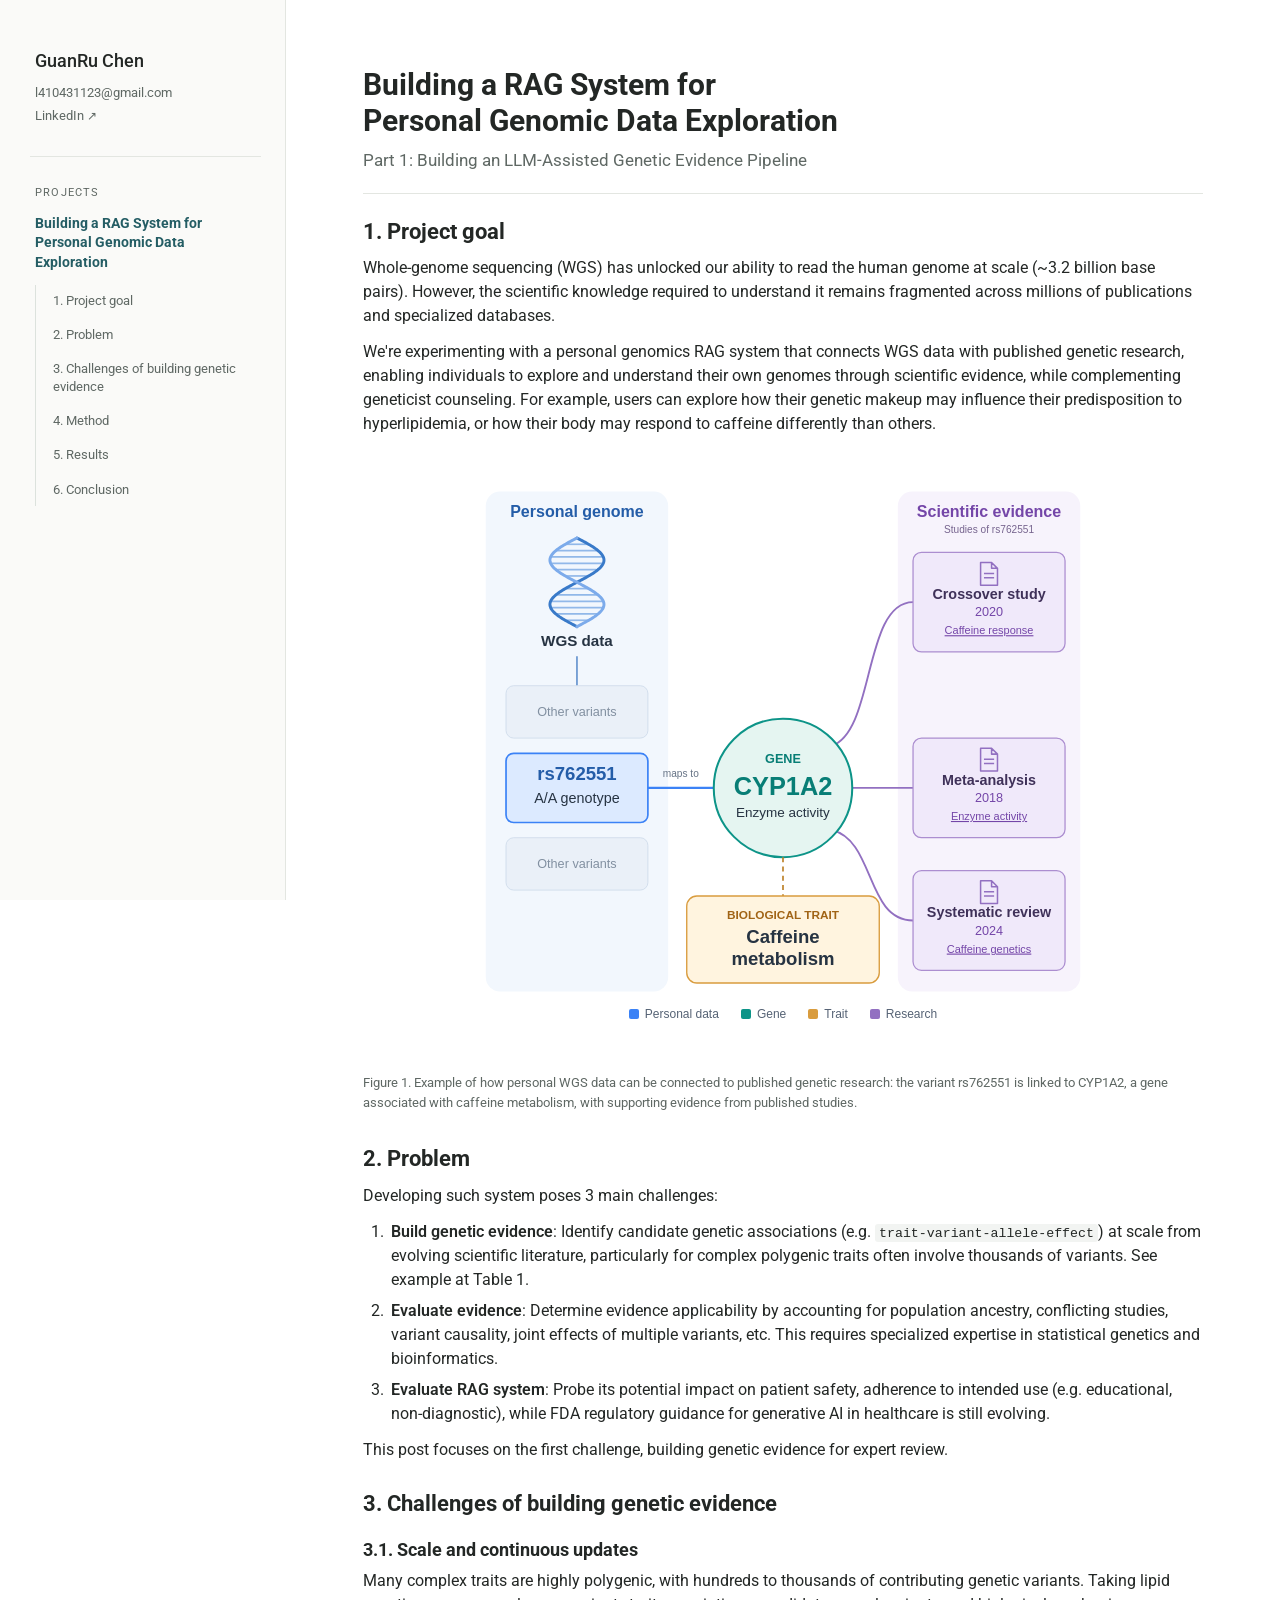
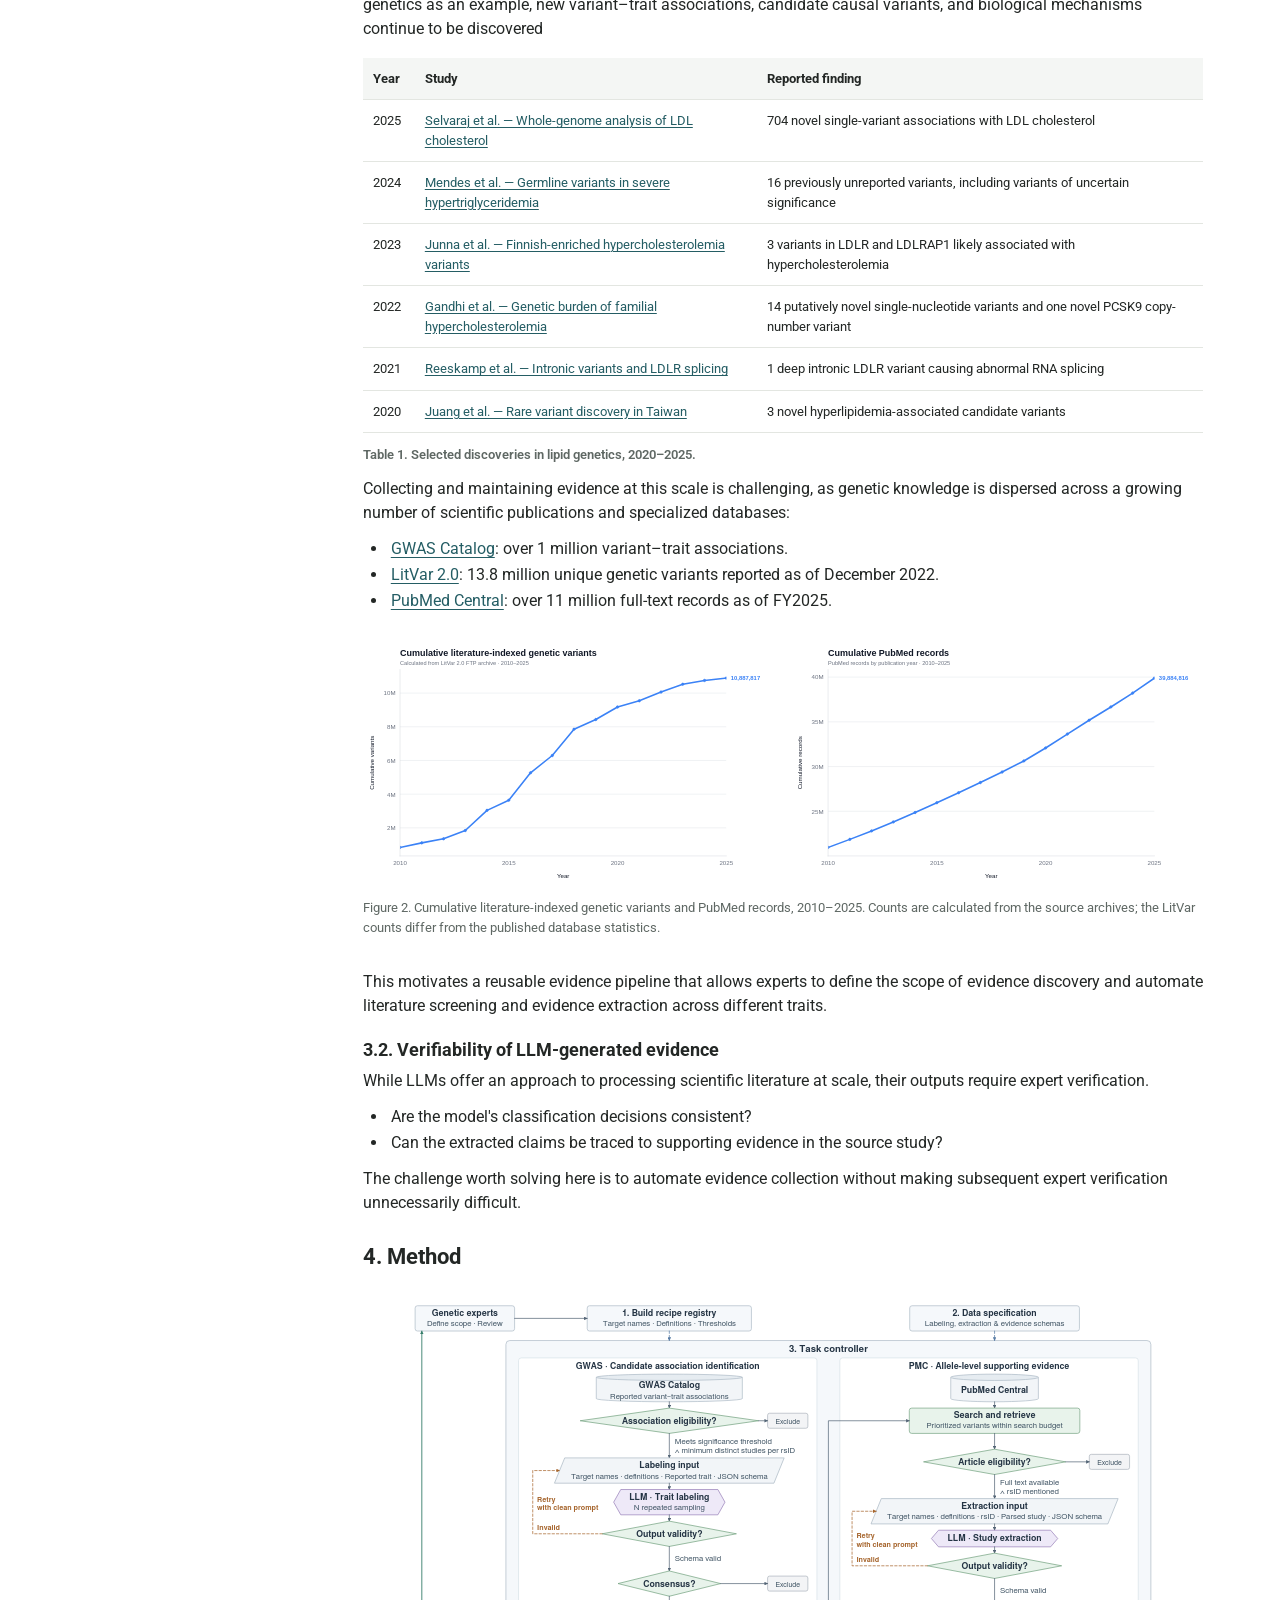
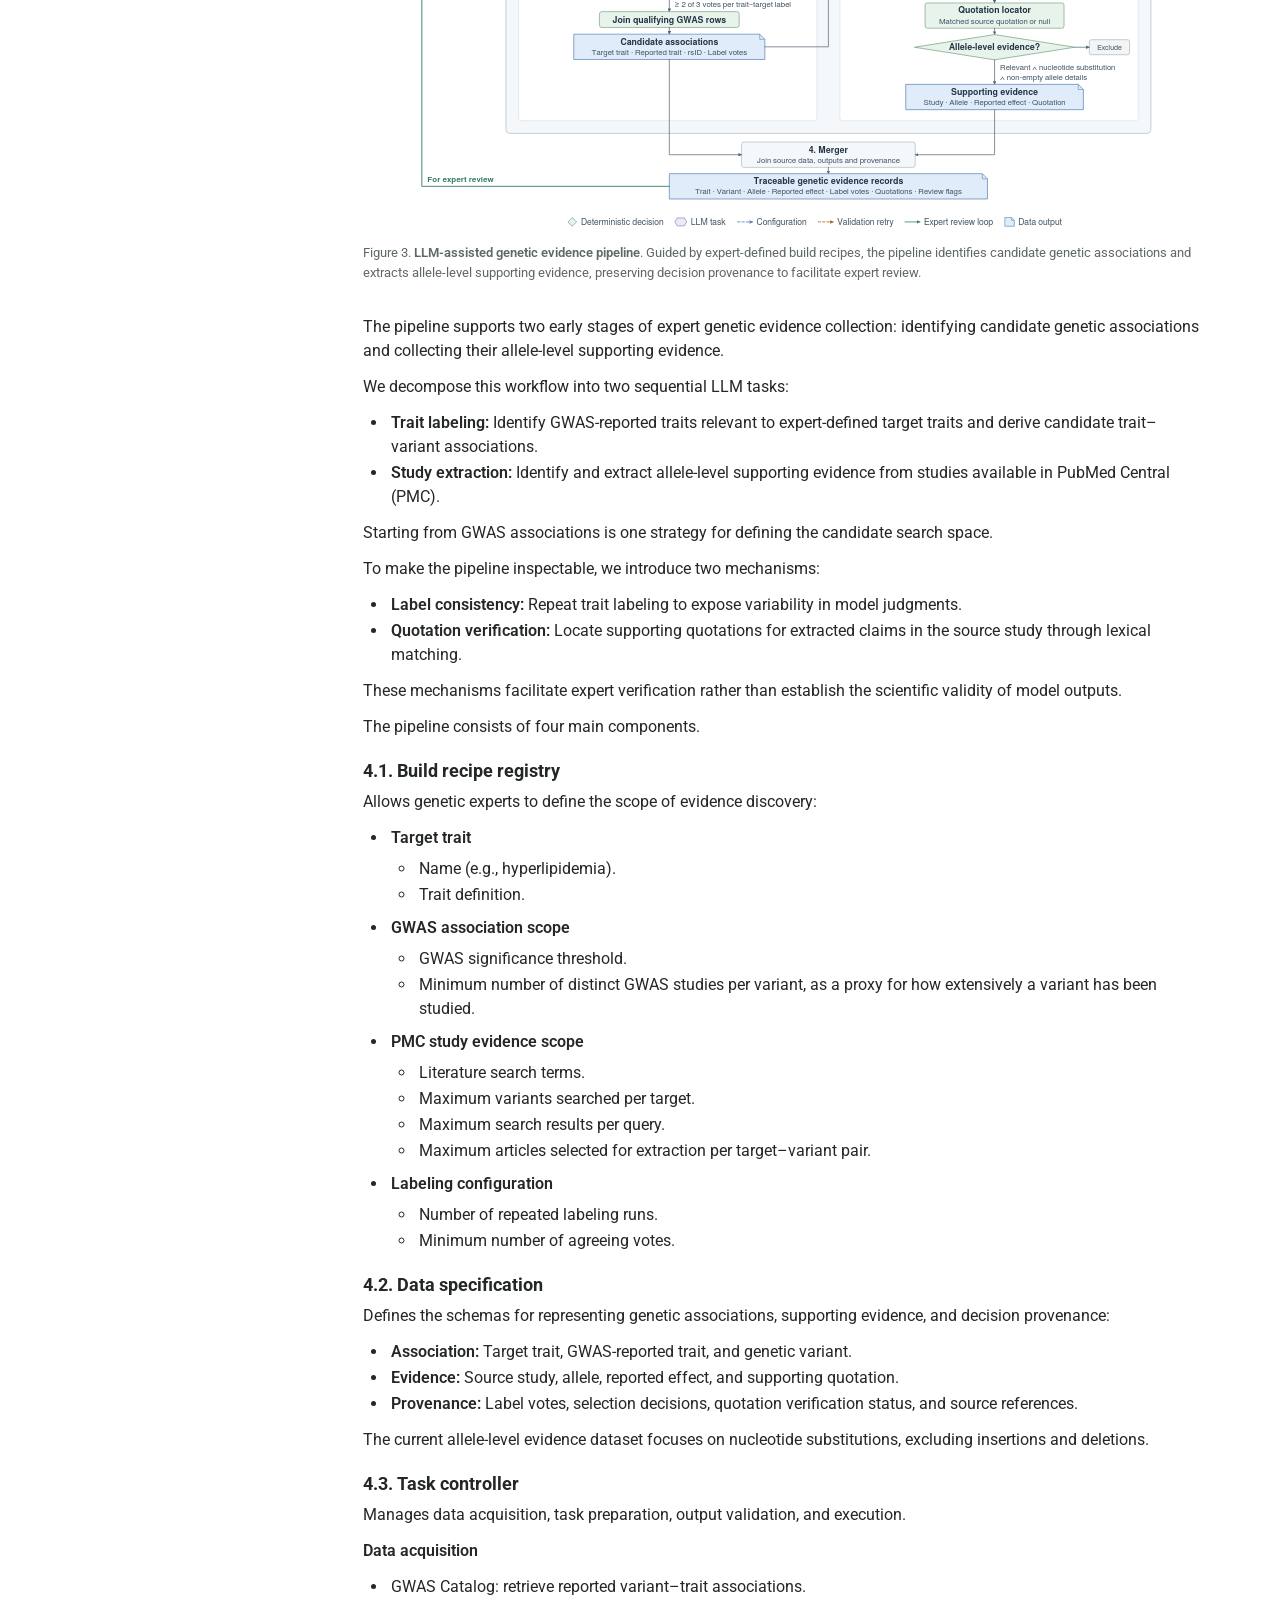
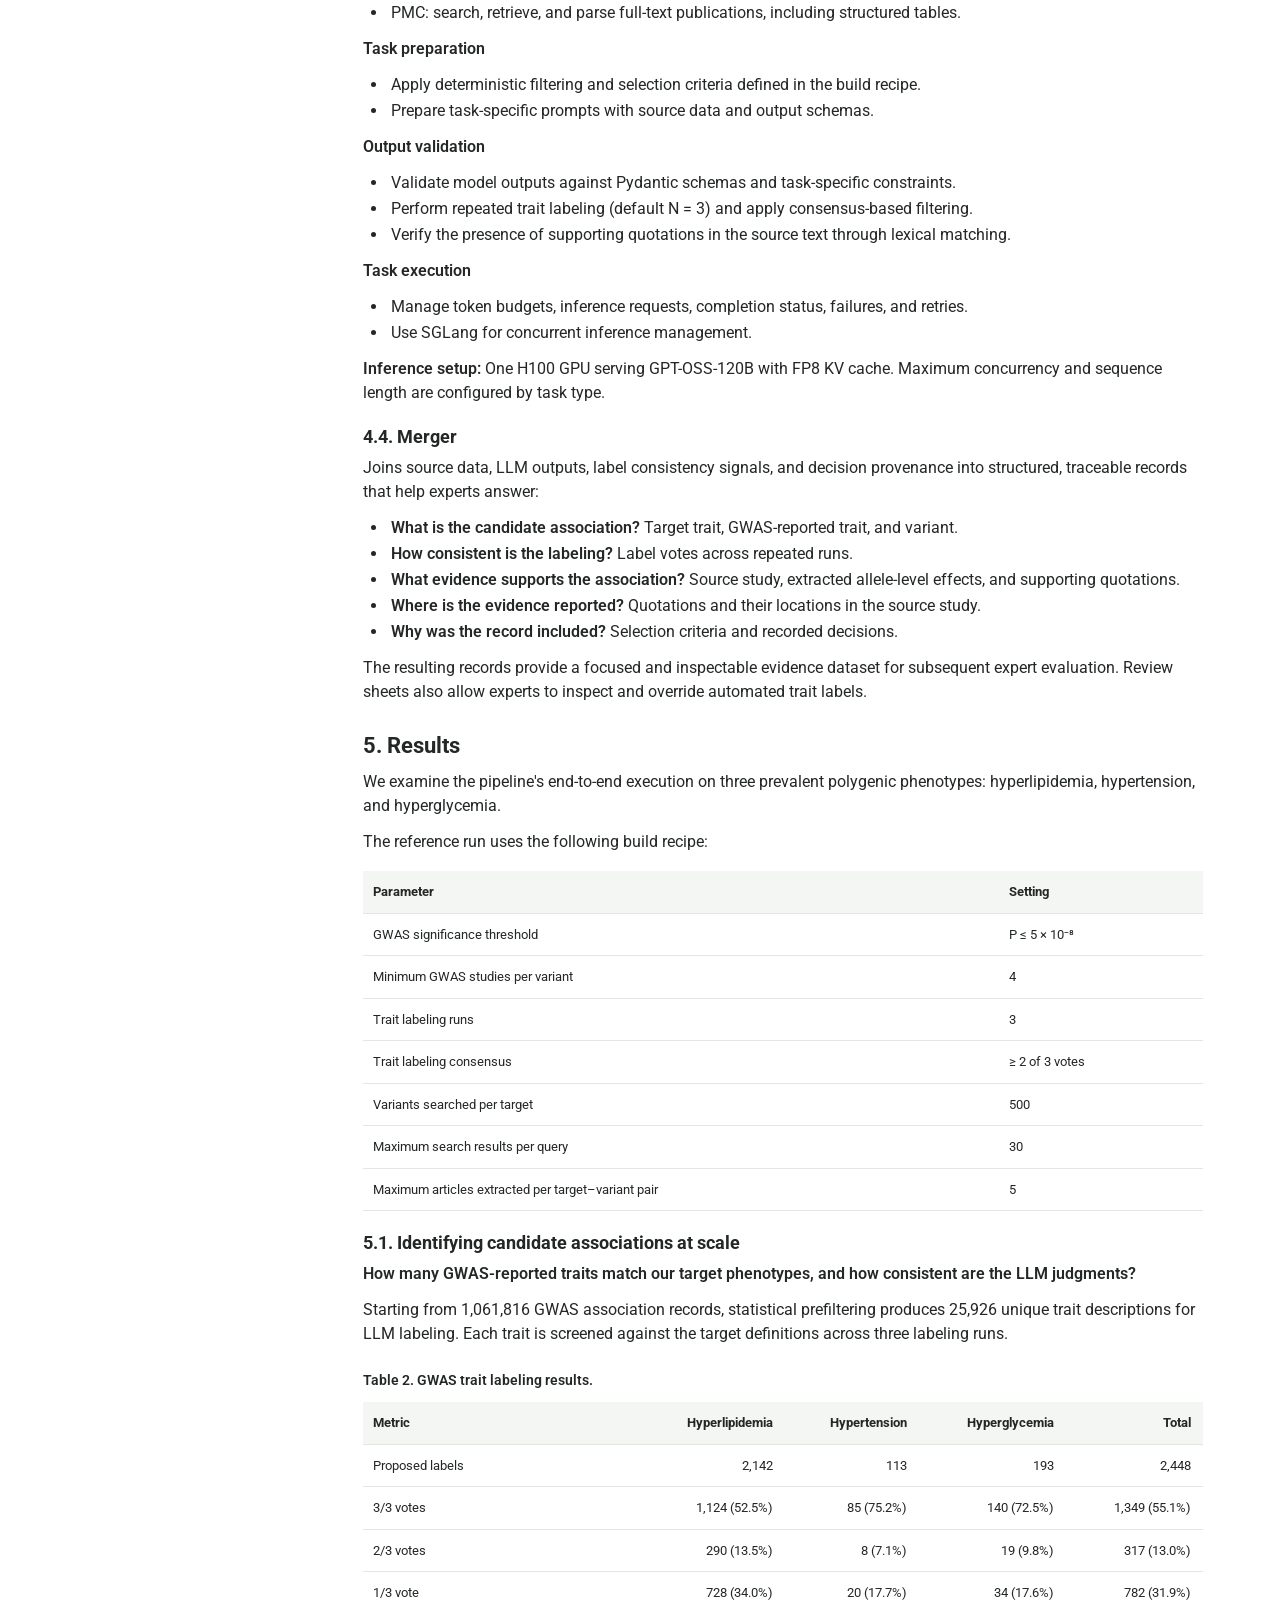
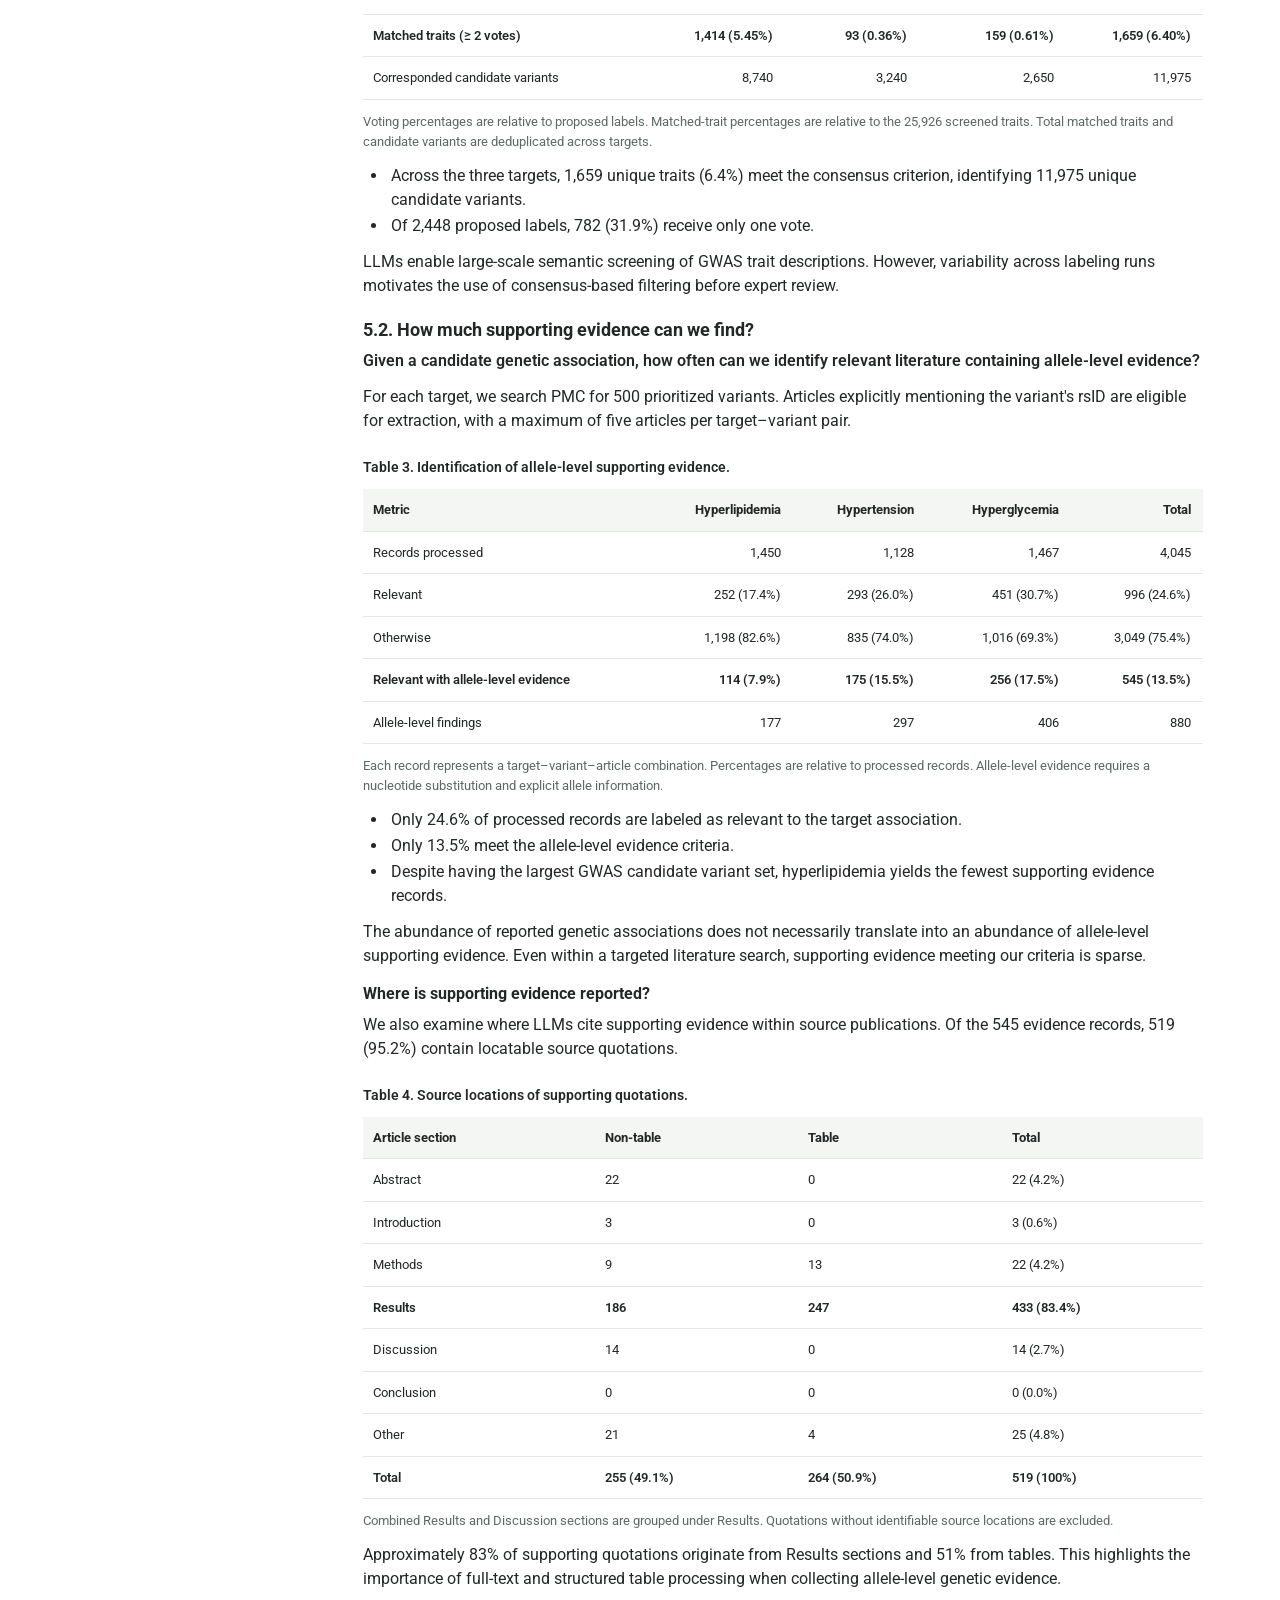
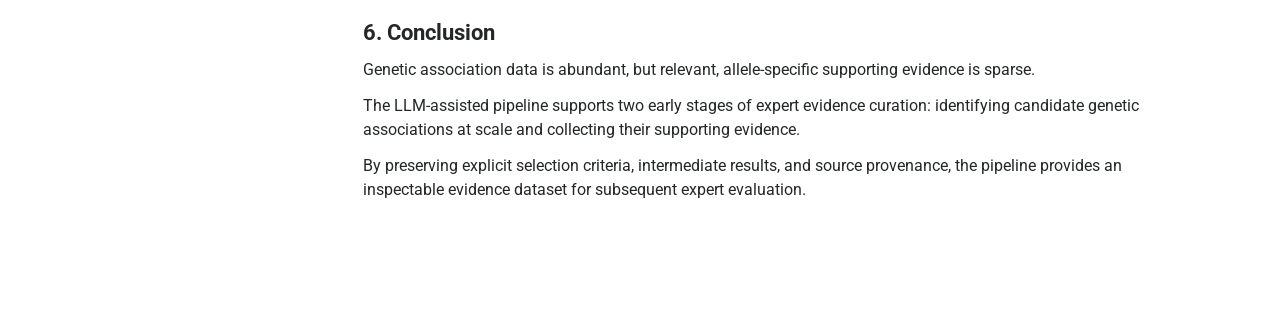
<file: index.html>
<!doctype html>
<html lang="en">
<head>
  <meta charset="utf-8">
  <meta name="viewport" content="width=device-width, initial-scale=1">
  <title>Building a RAG System for Personal Genomic Data Exploration | GuanRu Chen</title>
  <meta name="description" content="Building a RAG System for Personal Genomic Data Exploration">
  <link rel="stylesheet" href="style.css?v=7a4d23f3c26b">
  <script src="navigation.js" defer></script>
</head>
<body>
  <a class="skip-link" href="#main-content">Skip to article</a>
  <div class="layout">
    <aside class="sidebar" aria-label="Profile and projects">
      <div class="profile">
        <div class="name">GuanRu Chen</div>
        <a class="contact" href="mailto:l410431123@gmail.com">l410431123@gmail.com</a>
        <a class="contact linkedin" href="https://www.linkedin.com/in/guanru0723">LinkedIn <span aria-hidden="true">&#8599;</span></a>
      </div>
      <button class="mobile-toggle" aria-controls="project-nav" aria-expanded="true" type="button">Projects <span aria-hidden="true" class="toggle-indicator">&#8722;</span></button>
      <nav id="project-nav" class="project-nav" aria-label="Project and section navigation">
        <div class="nav-heading">Projects</div>
        <div class="project-group"><a class="project-link" href="#project-title" aria-current="page">Building a RAG System for Personal Genomic Data Exploration</a><ul class="section-list"><li><a class="section-link" data-section href="#1-project-goal">1. Project goal</a></li><li><a class="section-link" data-section href="#2-problem">2. Problem</a></li><li><a class="section-link" data-section href="#3-challenges-of-building-genetic-evidence">3. Challenges of building genetic evidence</a></li><li><a class="section-link" data-section href="#4-method">4. Method</a></li><li><a class="section-link" data-section href="#5-results">5. Results</a></li><li><a class="section-link" data-section href="#6-conclusion">6. Conclusion</a></li></ul></div>
      </nav>
    </aside>
    <main id="main-content" class="main-content" tabindex="-1">
      <article class="article">
        <header class="article-header">
          <h1 id="project-title">Building a RAG System for Personal Genomic Data Exploration</h1>
          <p class="subtitle">Part 1: Building an LLM-Assisted Genetic Evidence Pipeline</p>
        </header>
        <div class="article-body">
          <h2 id="1-project-goal">1. Project goal</h2>
<p>Whole-genome sequencing (WGS) has unlocked our ability to read the human genome at scale (~3.2 billion base pairs). However, the scientific knowledge required to understand it remains fragmented across millions of publications and specialized databases.</p>
<p>We're experimenting with a personal genomics RAG system that connects WGS data with published genetic research, enabling individuals to explore and understand their own genomes through scientific evidence, while complementing geneticist counseling. For example, users can explore how their genetic makeup may influence their predisposition to hyperlipidemia, or how their body may respond to caffeine differently than others.</p>
<figure class="article-figure"><iframe class="interactive-figure" src="assets/genome-rag/wgs_study_connection.html" title="Connecting whole-genome sequencing data with scientific evidence"></iframe><figcaption><em>Figure 1. Example of how personal WGS data can be connected to published genetic research: the variant rs762551 is linked to CYP1A2, a gene associated with caffeine metabolism, with supporting evidence from published studies.</em></figcaption></figure>

<h2 id="2-problem">2. Problem</h2>
<p>Developing such system poses 3 main challenges:</p>
<ol>
<li>
<p><strong>Build genetic evidence</strong>: Identify candidate genetic associations (e.g. <code>trait-variant-allele-effect</code>) at scale from evolving scientific literature, particularly for complex polygenic traits often involve thousands of variants. See example at Table 1.</p>
</li>
<li>
<p><strong>Evaluate evidence</strong>: Determine evidence applicability by accounting for population ancestry, conflicting studies, variant causality, joint effects of multiple variants, etc. This requires specialized expertise in statistical genetics and bioinformatics.</p>
</li>
<li>
<p><strong>Evaluate RAG system</strong>: Probe its potential impact on patient safety, adherence to intended use (e.g. educational, non-diagnostic), while FDA regulatory guidance for generative AI in healthcare is still evolving.</p>
</li>
</ol>
<p>This post focuses on the first challenge, building genetic evidence for expert review.</p>


<h2 id="3-challenges-of-building-genetic-evidence">3. Challenges of building genetic evidence</h2>

<h3 id="3-1-scale-and-continuous-updates">3.1. Scale and continuous updates</h3>

<p>Many complex traits are highly polygenic, with hundreds to thousands of contributing genetic variants. Taking lipid genetics as an example, new variant–trait associations, candidate causal variants, and biological mechanisms continue to be discovered</p>

<div aria-label="Data table 1; scroll horizontally if needed" class="table-scroll" role="region" tabindex="0">
<table>
<thead>
<tr>
<th scope="col">Year</th>
<th scope="col">Study</th>
<th scope="col">Reported finding</th>
</tr>
</thead>
<tbody>
<tr>
<td>2025</td>
<td><a href="https://pubmed.ncbi.nlm.nih.gov/40926209/">Selvaraj et al. — Whole-genome analysis of LDL cholesterol</a></td>
<td>704 novel single-variant associations with LDL cholesterol</td>
</tr>
<tr>
<td>2024</td>
<td><a href="https://pubmed.ncbi.nlm.nih.gov/38933898/">Mendes et al. — Germline variants in severe hypertriglyceridemia</a></td>
<td>16 previously unreported variants, including variants of uncertain significance</td>
</tr>
<tr>
<td>2023</td>
<td><a href="https://pubmed.ncbi.nlm.nih.gov/37848354/">Junna et al. — Finnish-enriched hypercholesterolemia variants</a></td>
<td>3 variants in LDLR and LDLRAP1 likely associated with hypercholesterolemia</td>
</tr>
<tr>
<td>2022</td>
<td><a href="https://doi.org/10.1186/s12967-022-03697-w">Gandhi et al. — Genetic burden of familial hypercholesterolemia</a></td>
<td>14 putatively novel single-nucleotide variants and one novel PCSK9 copy-number variant</td>
</tr>
<tr>
<td>2021</td>
<td><a href="https://pubmed.ncbi.nlm.nih.gov/33601267/">Reeskamp et al. — Intronic variants and LDLR splicing</a></td>
<td>1 deep intronic LDLR variant causing abnormal RNA splicing</td>
</tr>
<tr>
<td>2020</td>
<td><a href="https://pubmed.ncbi.nlm.nih.gov/34026292/">Juang et al. — Rare variant discovery in Taiwan</a></td>
<td>3 novel hyperlipidemia-associated candidate variants</td>
</tr>
</tbody>
</table>
</div>

<p><em><strong>Table 1. Selected discoveries in lipid genetics, 2020–2025.</strong></em></p>

<p>Collecting and maintaining evidence at this scale is challenging, as genetic knowledge is dispersed across a growing number of scientific publications and specialized databases:</p>

<ul>
<li><a href="https://www.ebi.ac.uk/gwas/docs/news/">GWAS Catalog</a>: over 1 million variant–trait associations.</li>
<li><a href="https://pmc.ncbi.nlm.nih.gov/articles/PMC11096795/">LitVar 2.0</a>: 13.8 million unique genetic variants reported as of December 2022.</li>
<li><a href="https://pmc.ncbi.nlm.nih.gov/about/intro/">PubMed Central</a>: over 11 million full-text records as of FY2025.</li>
</ul>

<figure class="article-figure">
<div class="figure-grid">
<img alt="Cumulative literature-indexed genetic variants" src="assets/genome-rag/litvar_cumulative_variants.svg"/>
<img alt="Cumulative PubMed records" src="assets/genome-rag/pubmed_cumulative_records.svg"/>
</div>
<figcaption><em>Figure 2. Cumulative literature-indexed genetic variants and PubMed records, 2010–2025. Counts are calculated from the source archives; the LitVar counts differ from the published database statistics.</em></figcaption>
</figure>

<p>This motivates a reusable evidence pipeline that allows experts to define the scope of evidence discovery and automate literature screening and evidence extraction across different traits.</p>

<h3 id="3-2-verifiability-of-llm-generated-evidence">3.2. Verifiability of LLM-generated evidence</h3>

<p>While LLMs offer an approach to processing scientific literature at scale, their outputs require expert verification.</p>

<ul>
<li>Are the model's classification decisions consistent?</li>
<li>Can the extracted claims be traced to supporting evidence in the source study?</li>
</ul>

<p>The challenge worth solving here is to automate evidence collection without making subsequent expert verification unnecessarily difficult.</p>

<h2 id="4-method">4. Method</h2>
<figure class="article-figure"><div class="figure-single">
<img alt="LLM-assisted genetic evidence pipeline" src="assets/genome-rag/pipeline.svg"/>
</div><figcaption><em>Figure 3. <strong>LLM-assisted genetic evidence pipeline</strong>. Guided by expert-defined build recipes, the pipeline identifies candidate genetic associations and extracts allele-level supporting evidence, preserving decision provenance to facilitate expert review.</em></figcaption></figure>

<p>The pipeline supports two early stages of expert genetic evidence collection: identifying candidate genetic associations and collecting their allele-level supporting evidence.</p>
<p>We decompose this workflow into two sequential LLM tasks:</p>
<ul>
<li><strong>Trait labeling:</strong> Identify GWAS-reported traits relevant to expert-defined target traits and derive candidate trait–variant associations.</li>
<li><strong>Study extraction:</strong> Identify and extract allele-level supporting evidence from studies available in PubMed Central (PMC).</li>
</ul>
<p>Starting from GWAS associations is one strategy for defining the candidate search space.</p>
<p>To make the pipeline inspectable, we introduce two mechanisms:</p>
<ul>
<li><strong>Label consistency:</strong> Repeat trait labeling to expose variability in model judgments.</li>
<li><strong>Quotation verification:</strong> Locate supporting quotations for extracted claims in the source study through lexical matching.</li>
</ul>
<p>These mechanisms facilitate expert verification rather than establish the scientific validity of model outputs.</p>
<p>The pipeline consists of four main components.</p>
<h3 id="4-1-build-recipe-registry">4.1. Build recipe registry</h3>
<p>Allows genetic experts to define the scope of evidence discovery:</p>
<ul>
<li><strong>Target trait</strong>
<ul>
<li>Name (e.g., hyperlipidemia).</li>
<li>Trait definition.</li>
</ul>
</li>
<li><strong>GWAS association scope</strong>
<ul>
<li>GWAS significance threshold.</li>
<li>Minimum number of distinct GWAS studies per variant, as a proxy for how extensively a variant has been studied.</li>
</ul>
</li>
<li><strong>PMC study evidence scope</strong>
<ul>
<li>Literature search terms.</li>
<li>Maximum variants searched per target.</li>
<li>Maximum search results per query.</li>
<li>Maximum articles selected for extraction per target–variant pair.</li>
</ul>
</li>
<li><strong>Labeling configuration</strong>
<ul>
<li>Number of repeated labeling runs.</li>
<li>Minimum number of agreeing votes.</li>
</ul>
</li>
</ul>
<h3 id="4-2-data-specification">4.2. Data specification</h3>
<p>Defines the schemas for representing genetic associations, supporting evidence, and decision provenance:</p>
<ul>
<li><strong>Association:</strong> Target trait, GWAS-reported trait, and genetic variant.</li>
<li><strong>Evidence:</strong> Source study, allele, reported effect, and supporting quotation.</li>
<li><strong>Provenance:</strong> Label votes, selection decisions, quotation verification status, and source references.</li>
</ul>
<p>The current allele-level evidence dataset focuses on nucleotide substitutions, excluding insertions and deletions.</p>
<h3 id="4-3-task-controller">4.3. Task controller</h3>
<p>Manages data acquisition, task preparation, output validation, and execution.</p>
<p><strong>Data acquisition</strong></p>
<ul>
<li>GWAS Catalog: retrieve reported variant–trait associations.</li>
<li>PMC: search, retrieve, and parse full-text publications, including structured tables.</li>
</ul>
<p><strong>Task preparation</strong></p>
<ul>
<li>Apply deterministic filtering and selection criteria defined in the build recipe.</li>
<li>Prepare task-specific prompts with source data and output schemas.</li>
</ul>
<p><strong>Output validation</strong></p>
<ul>
<li>Validate model outputs against Pydantic schemas and task-specific constraints.</li>
<li>Perform repeated trait labeling (default N = 3) and apply consensus-based filtering.</li>
<li>Verify the presence of supporting quotations in the source text through lexical matching.</li>
</ul>
<p><strong>Task execution</strong></p>
<ul>
<li>Manage token budgets, inference requests, completion status, failures, and retries.</li>
<li>Use SGLang for concurrent inference management.</li>
</ul>
<p><strong>Inference setup:</strong> One H100 GPU serving GPT-OSS-120B with FP8 KV cache. Maximum concurrency and sequence length are configured by task type.</p>
<h3 id="4-4-merger">4.4. Merger</h3>
<p>Joins source data, LLM outputs, label consistency signals, and decision provenance into structured, traceable records that help experts answer:</p>
<ul>
<li><strong>What is the candidate association?</strong> Target trait, GWAS-reported trait, and variant.</li>
<li><strong>How consistent is the labeling?</strong> Label votes across repeated runs.</li>
<li><strong>What evidence supports the association?</strong> Source study, extracted allele-level effects, and supporting quotations.</li>
<li><strong>Where is the evidence reported?</strong> Quotations and their locations in the source study.</li>
<li><strong>Why was the record included?</strong> Selection criteria and recorded decisions.</li>
</ul>
<p>The resulting records provide a focused and inspectable evidence dataset for subsequent expert evaluation. Review sheets also allow experts to inspect and override automated trait labels.</p>
<h2 id="5-results">5. Results</h2>
<p>We examine the pipeline's end-to-end execution on three prevalent polygenic phenotypes: hyperlipidemia, hypertension, and hyperglycemia.</p>
<p>The reference run uses the following build recipe:</p>
<div aria-label="Data table 2; scroll horizontally if needed" class="table-scroll" role="region" tabindex="0"><table>
<thead>
<tr>
<th scope="col">Parameter</th>
<th scope="col">Setting</th>
</tr>
</thead>
<tbody>
<tr>
<td>GWAS significance threshold</td>
<td>P ≤ 5 × 10⁻⁸</td>
</tr>
<tr>
<td>Minimum GWAS studies per variant</td>
<td>4</td>
</tr>
<tr>
<td>Trait labeling runs</td>
<td>3</td>
</tr>
<tr>
<td>Trait labeling consensus</td>
<td>≥ 2 of 3 votes</td>
</tr>
<tr>
<td>Variants searched per target</td>
<td>500</td>
</tr>
<tr>
<td>Maximum search results per query</td>
<td>30</td>
</tr>
<tr>
<td>Maximum articles extracted per target–variant pair</td>
<td>5</td>
</tr>
</tbody>
</table></div>
<h3 id="5-1-identifying-candidate-associations-at-scale">5.1. Identifying candidate associations at scale</h3>
<p><strong>How many GWAS-reported traits match our target phenotypes, and how consistent are the LLM judgments?</strong></p>
<p>Starting from 1,061,816 GWAS association records, statistical prefiltering produces 25,926 unique trait descriptions for LLM labeling. Each trait is screened against the target definitions across three labeling runs.</p>
<p><strong>Table 2. GWAS trait labeling results.</strong></p>
<div aria-label="Data table 3; scroll horizontally if needed" class="table-scroll" role="region" tabindex="0"><table>
<thead>
<tr>
<th scope="col">Metric</th>
<th scope="col" style="text-align:right">Hyperlipidemia</th>
<th scope="col" style="text-align:right">Hypertension</th>
<th scope="col" style="text-align:right">Hyperglycemia</th>
<th scope="col" style="text-align:right">Total</th>
</tr>
</thead>
<tbody>
<tr>
<td>Proposed labels</td>
<td style="text-align:right">2,142</td>
<td style="text-align:right">113</td>
<td style="text-align:right">193</td>
<td style="text-align:right">2,448</td>
</tr>
<tr>
<td>3/3 votes</td>
<td style="text-align:right">1,124 (52.5%)</td>
<td style="text-align:right">85 (75.2%)</td>
<td style="text-align:right">140 (72.5%)</td>
<td style="text-align:right">1,349 (55.1%)</td>
</tr>
<tr>
<td>2/3 votes</td>
<td style="text-align:right">290 (13.5%)</td>
<td style="text-align:right">8 (7.1%)</td>
<td style="text-align:right">19 (9.8%)</td>
<td style="text-align:right">317 (13.0%)</td>
</tr>
<tr>
<td>1/3 vote</td>
<td style="text-align:right">728 (34.0%)</td>
<td style="text-align:right">20 (17.7%)</td>
<td style="text-align:right">34 (17.6%)</td>
<td style="text-align:right">782 (31.9%)</td>
</tr>
<tr>
<td><strong>Matched traits (≥ 2 votes)</strong></td>
<td style="text-align:right"><strong>1,414 (5.45%)</strong></td>
<td style="text-align:right"><strong>93 (0.36%)</strong></td>
<td style="text-align:right"><strong>159 (0.61%)</strong></td>
<td style="text-align:right"><strong>1,659 (6.40%)</strong></td>
</tr>
<tr>
<td>Corresponded candidate variants</td>
<td style="text-align:right">8,740</td>
<td style="text-align:right">3,240</td>
<td style="text-align:right">2,650</td>
<td style="text-align:right">11,975</td>
</tr>
</tbody>
</table></div>
<p><em>Voting percentages are relative to proposed labels. Matched-trait percentages are relative to the 25,926 screened traits. Total matched traits and candidate variants are deduplicated across targets.</em></p>
<ul>
<li>Across the three targets, 1,659 unique traits (6.4%) meet the consensus criterion, identifying 11,975 unique candidate variants.</li>
<li>Of 2,448 proposed labels, 782 (31.9%) receive only one vote.</li>
</ul>
<p>LLMs enable large-scale semantic screening of GWAS trait descriptions. However, variability across labeling runs motivates the use of consensus-based filtering before expert review.</p>
<h3 id="5-2-how-much-supporting-evidence-can-we-find">5.2. How much supporting evidence can we find?</h3>
<p><strong>Given a candidate genetic association, how often can we identify relevant literature containing allele-level evidence?</strong></p>
<p>For each target, we search PMC for 500 prioritized variants. Articles explicitly mentioning the variant's rsID are eligible for extraction, with a maximum of five articles per target–variant pair.</p>
<p><strong>Table 3. Identification of allele-level supporting evidence.</strong></p>
<div aria-label="Data table 4; scroll horizontally if needed" class="table-scroll" role="region" tabindex="0"><table>
<thead>
<tr>
<th scope="col">Metric</th>
<th scope="col" style="text-align:right">Hyperlipidemia</th>
<th scope="col" style="text-align:right">Hypertension</th>
<th scope="col" style="text-align:right">Hyperglycemia</th>
<th scope="col" style="text-align:right">Total</th>
</tr>
</thead>
<tbody>
<tr>
<td>Records processed</td>
<td style="text-align:right">1,450</td>
<td style="text-align:right">1,128</td>
<td style="text-align:right">1,467</td>
<td style="text-align:right">4,045</td>
</tr>
<tr>
<td>Relevant</td>
<td style="text-align:right">252 (17.4%)</td>
<td style="text-align:right">293 (26.0%)</td>
<td style="text-align:right">451 (30.7%)</td>
<td style="text-align:right">996 (24.6%)</td>
</tr>
<tr>
<td>Otherwise</td>
<td style="text-align:right">1,198 (82.6%)</td>
<td style="text-align:right">835 (74.0%)</td>
<td style="text-align:right">1,016 (69.3%)</td>
<td style="text-align:right">3,049 (75.4%)</td>
</tr>
<tr>
<td><strong>Relevant with allele-level evidence</strong></td>
<td style="text-align:right"><strong>114 (7.9%)</strong></td>
<td style="text-align:right"><strong>175 (15.5%)</strong></td>
<td style="text-align:right"><strong>256 (17.5%)</strong></td>
<td style="text-align:right"><strong>545 (13.5%)</strong></td>
</tr>
<tr>
<td>Allele-level findings</td>
<td style="text-align:right">177</td>
<td style="text-align:right">297</td>
<td style="text-align:right">406</td>
<td style="text-align:right">880</td>
</tr>
</tbody>
</table></div>
<p><em>Each record represents a target–variant–article combination. Percentages are relative to processed records. Allele-level evidence requires a nucleotide substitution and explicit allele information.</em></p>
<ul>
<li>Only 24.6% of processed records are labeled as relevant to the target association.</li>
<li>Only 13.5% meet the allele-level evidence criteria.</li>
<li>Despite having the largest GWAS candidate variant set, hyperlipidemia yields the fewest supporting evidence records.</li>
</ul>
<p>The abundance of reported genetic associations does not necessarily translate into an abundance of allele-level supporting evidence. Even within a targeted literature search, supporting evidence meeting our criteria is sparse.</p>
<h4 id="where-is-supporting-evidence-reported">Where is supporting evidence reported?</h4>
<p>We also examine where LLMs cite supporting evidence within source publications. Of the 545 evidence records, 519 (95.2%) contain locatable source quotations.</p>
<p><strong>Table 4. Source locations of supporting quotations.</strong></p>
<div aria-label="Data table 5; scroll horizontally if needed" class="table-scroll" role="region" tabindex="0"><table>
<thead>
<tr>
<th scope="col">Article section</th>
<th scope="col">Non-table</th>
<th scope="col">Table</th>
<th scope="col">Total</th>
</tr>
</thead>
<tbody>
<tr>
<td>Abstract</td>
<td>22</td>
<td>0</td>
<td>22 (4.2%)</td>
</tr>
<tr>
<td>Introduction</td>
<td>3</td>
<td>0</td>
<td>3 (0.6%)</td>
</tr>
<tr>
<td>Methods</td>
<td>9</td>
<td>13</td>
<td>22 (4.2%)</td>
</tr>
<tr>
<td><strong>Results</strong></td>
<td><strong>186</strong></td>
<td><strong>247</strong></td>
<td><strong>433 (83.4%)</strong></td>
</tr>
<tr>
<td>Discussion</td>
<td>14</td>
<td>0</td>
<td>14 (2.7%)</td>
</tr>
<tr>
<td>Conclusion</td>
<td>0</td>
<td>0</td>
<td>0 (0.0%)</td>
</tr>
<tr>
<td>Other</td>
<td>21</td>
<td>4</td>
<td>25 (4.8%)</td>
</tr>
<tr>
<td><strong>Total</strong></td>
<td><strong>255 (49.1%)</strong></td>
<td><strong>264 (50.9%)</strong></td>
<td><strong>519 (100%)</strong></td>
</tr>
</tbody>
</table></div>
<p><em>Combined Results and Discussion sections are grouped under Results. Quotations without identifiable source locations are excluded.</em></p>
<p>Approximately 83% of supporting quotations originate from Results sections and 51% from tables. This highlights the importance of full-text and structured table processing when collecting allele-level genetic evidence.</p>
<h2 id="6-conclusion">6. Conclusion</h2>
<p>Genetic association data is abundant, but relevant, allele-specific supporting evidence is sparse.</p>
<p>The LLM-assisted pipeline supports two early stages of expert evidence curation: identifying candidate genetic associations at scale and collecting their supporting evidence.</p>
<p>By preserving explicit selection criteria, intermediate results, and source provenance, the pipeline provides an inspectable evidence dataset for subsequent expert evaluation.</p>

        </div>
      </article>
    </main>
  </div>
</body>
</html>
</file>
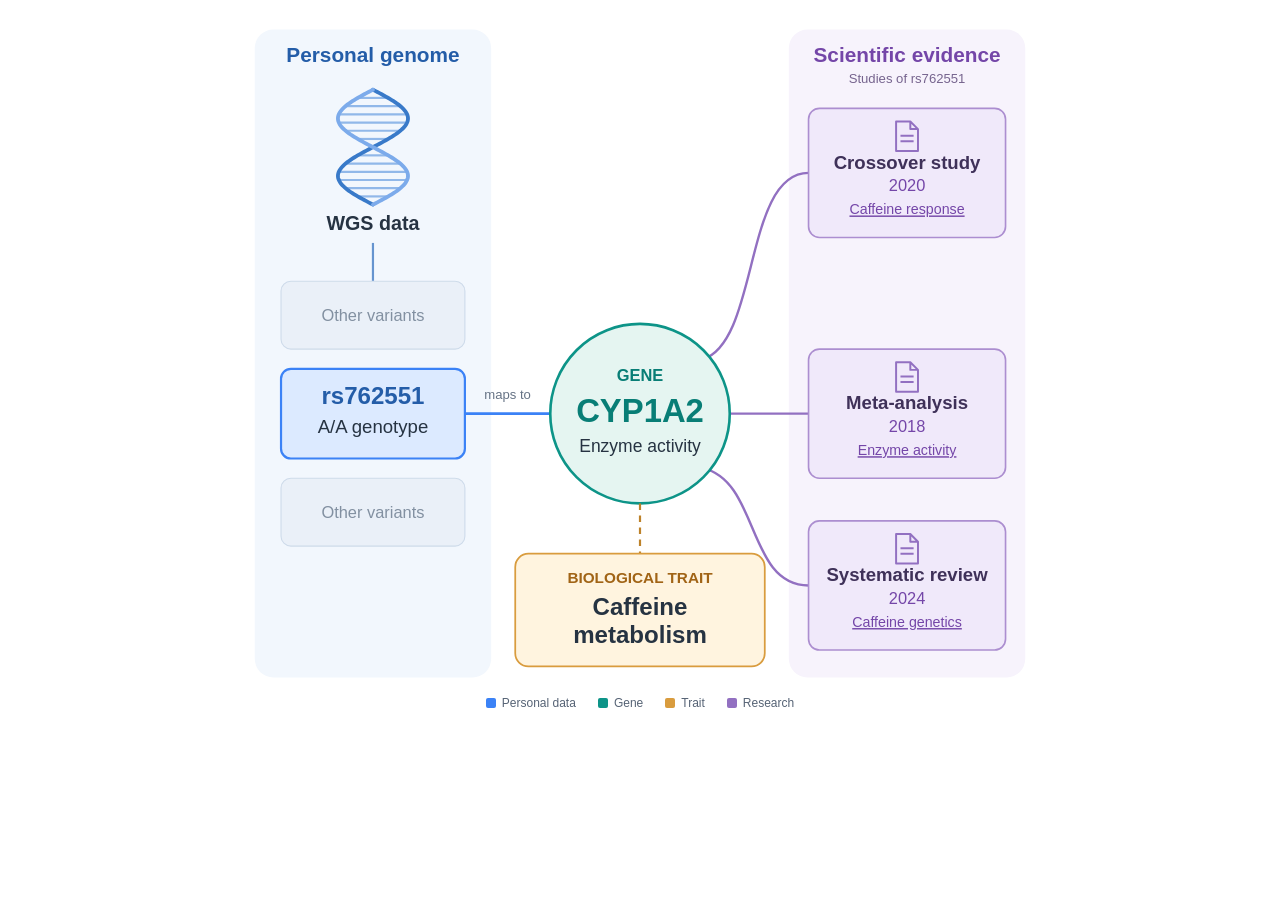
<file: assets/genome-rag/wgs_study_connection.html>
<!DOCTYPE html>
<html lang="en">
<head>
<meta charset="utf-8">
<meta name="viewport" content="width=device-width,initial-scale=1">
<title>Genomic knowledge graph</title>
<style>
*{box-sizing:border-box}body{margin:0;background:#fff;color:#263342;font-family:Arial,Helvetica,sans-serif}main{max-width:820px;margin:12px auto;padding:0 16px}h1{font-size:23px;margin:0 0 6px;letter-spacing:-.35px}p{margin:0;color:#667385;font-size:14px}svg{display:block;width:100%;height:auto;font-family:Arial,Helvetica,sans-serif}a{cursor:pointer}a .paper{transition:fill .15s,stroke-width .15s}a:hover .paper,a:focus .paper{fill:#eae0ff;stroke-width:2.5}a:focus{outline:none}a:hover .link{text-decoration:underline}.link{text-decoration:underline}.note{font-size:12px;line-height:1.45;margin-top:5px}.legend{display:flex;justify-content:center;flex-wrap:wrap;gap:12px 22px;font-size:12px;color:#566375;margin:5px 0 14px}.legend span{display:inline-flex;align-items:center;gap:6px}.dot{width:10px;height:10px;border-radius:2px;display:inline-block}
</style>
</head>
<body><main>
<svg viewBox="0 0 720 620" xmlns="http://www.w3.org/2000/svg" role="img" aria-labelledby="title desc">
<title id="title">Connecting WGS data and research evidence</title>
<desc id="desc">A hypothetical rs762551 A/A genotype maps to CYP1A2, a gene involved in caffeine metabolism. Three clickable publications explicitly discuss rs762551.</desc>
<!-- Side panels -->
<rect x="8" y="16" width="216" height="592" rx="17" fill="#f2f7fd"/>
<rect x="496" y="16" width="216" height="592" rx="17" fill="#f7f3fc"/>
<text x="116" y="46" text-anchor="middle" fill="#245da8" font-size="19" font-weight="700">Personal genome</text>
<text x="604" y="46" text-anchor="middle" fill="#7446a8" font-size="19" font-weight="700">Scientific evidence</text>
<text x="604" y="65" text-anchor="middle" fill="#76648e" font-size="12">Studies of rs762551</text>
<!-- DNA helix -->
<g id="dna"><line x1="116.00" y1="71.00" x2="116.00" y2="71.00" stroke="#91b8e9" stroke-width="2"/><line x1="129.88" y1="78.50" x2="102.12" y2="78.50" stroke="#91b8e9" stroke-width="2"/><line x1="141.02" y1="86.00" x2="90.98" y2="86.00" stroke="#91b8e9" stroke-width="2"/><line x1="147.20" y1="93.50" x2="84.80" y2="93.50" stroke="#91b8e9" stroke-width="2"/><line x1="147.20" y1="101.00" x2="84.80" y2="101.00" stroke="#91b8e9" stroke-width="2"/><line x1="141.02" y1="108.50" x2="90.98" y2="108.50" stroke="#91b8e9" stroke-width="2"/><line x1="129.88" y1="116.00" x2="102.12" y2="116.00" stroke="#91b8e9" stroke-width="2"/><line x1="116.00" y1="123.50" x2="116.00" y2="123.50" stroke="#91b8e9" stroke-width="2"/><line x1="102.12" y1="131.00" x2="129.88" y2="131.00" stroke="#91b8e9" stroke-width="2"/><line x1="90.98" y1="138.50" x2="141.02" y2="138.50" stroke="#91b8e9" stroke-width="2"/><line x1="84.80" y1="146.00" x2="147.20" y2="146.00" stroke="#91b8e9" stroke-width="2"/><line x1="84.80" y1="153.50" x2="147.20" y2="153.50" stroke="#91b8e9" stroke-width="2"/><line x1="90.98" y1="161.00" x2="141.02" y2="161.00" stroke="#91b8e9" stroke-width="2"/><line x1="102.12" y1="168.50" x2="129.88" y2="168.50" stroke="#91b8e9" stroke-width="2"/><line x1="116.00" y1="176.00" x2="116.00" y2="176.00" stroke="#91b8e9" stroke-width="2"/><path d="M116.00,71.00 L118.01,72.05 L120.01,73.10 L122.00,74.15 L123.96,75.20 L125.89,76.25 L127.78,77.30 L129.62,78.35 L131.42,79.40 L133.15,80.45 L134.81,81.50 L136.40,82.55 L137.91,83.60 L139.33,84.65 L140.66,85.70 L141.89,86.75 L143.02,87.80 L144.04,88.85 L144.95,89.90 L145.75,90.95 L146.43,92.00 L146.99,93.05 L147.43,94.10 L147.75,95.15 L147.94,96.20 L148.00,97.25 L147.94,98.30 L147.75,99.35 L147.43,100.40 L146.99,101.45 L146.43,102.50 L145.75,103.55 L144.95,104.60 L144.04,105.65 L143.02,106.70 L141.89,107.75 L140.66,108.80 L139.33,109.85 L137.91,110.90 L136.40,111.95 L134.81,113.00 L133.15,114.05 L131.42,115.10 L129.62,116.15 L127.78,117.20 L125.89,118.25 L123.96,119.30 L122.00,120.35 L120.01,121.40 L118.01,122.45 L116.00,123.50 L113.99,124.55 L111.99,125.60 L110.00,126.65 L108.04,127.70 L106.11,128.75 L104.22,129.80 L102.38,130.85 L100.58,131.90 L98.85,132.95 L97.19,134.00 L95.60,135.05 L94.09,136.10 L92.67,137.15 L91.34,138.20 L90.11,139.25 L88.98,140.30 L87.96,141.35 L87.05,142.40 L86.25,143.45 L85.57,144.50 L85.01,145.55 L84.57,146.60 L84.25,147.65 L84.06,148.70 L84.00,149.75 L84.06,150.80 L84.25,151.85 L84.57,152.90 L85.01,153.95 L85.57,155.00 L86.25,156.05 L87.05,157.10 L87.96,158.15 L88.98,159.20 L90.11,160.25 L91.34,161.30 L92.67,162.35 L94.09,163.40 L95.60,164.45 L97.19,165.50 L98.85,166.55 L100.58,167.60 L102.38,168.65 L104.22,169.70 L106.11,170.75 L108.04,171.80 L110.00,172.85 L111.99,173.90 L113.99,174.95 L116.00,176.00" fill="none" stroke="#397ac9" stroke-width="3.5" stroke-linecap="round"/><path d="M116.00,71.00 L113.99,72.05 L111.99,73.10 L110.00,74.15 L108.04,75.20 L106.11,76.25 L104.22,77.30 L102.38,78.35 L100.58,79.40 L98.85,80.45 L97.19,81.50 L95.60,82.55 L94.09,83.60 L92.67,84.65 L91.34,85.70 L90.11,86.75 L88.98,87.80 L87.96,88.85 L87.05,89.90 L86.25,90.95 L85.57,92.00 L85.01,93.05 L84.57,94.10 L84.25,95.15 L84.06,96.20 L84.00,97.25 L84.06,98.30 L84.25,99.35 L84.57,100.40 L85.01,101.45 L85.57,102.50 L86.25,103.55 L87.05,104.60 L87.96,105.65 L88.98,106.70 L90.11,107.75 L91.34,108.80 L92.67,109.85 L94.09,110.90 L95.60,111.95 L97.19,113.00 L98.85,114.05 L100.58,115.10 L102.38,116.15 L104.22,117.20 L106.11,118.25 L108.04,119.30 L110.00,120.35 L111.99,121.40 L113.99,122.45 L116.00,123.50 L118.01,124.55 L120.01,125.60 L122.00,126.65 L123.96,127.70 L125.89,128.75 L127.78,129.80 L129.62,130.85 L131.42,131.90 L133.15,132.95 L134.81,134.00 L136.40,135.05 L137.91,136.10 L139.33,137.15 L140.66,138.20 L141.89,139.25 L143.02,140.30 L144.04,141.35 L144.95,142.40 L145.75,143.45 L146.43,144.50 L146.99,145.55 L147.43,146.60 L147.75,147.65 L147.94,148.70 L148.00,149.75 L147.94,150.80 L147.75,151.85 L147.43,152.90 L146.99,153.95 L146.43,155.00 L145.75,156.05 L144.95,157.10 L144.04,158.15 L143.02,159.20 L141.89,160.25 L140.66,161.30 L139.33,162.35 L137.91,163.40 L136.40,164.45 L134.81,165.50 L133.15,166.55 L131.42,167.60 L129.62,168.65 L127.78,169.70 L125.89,170.75 L123.96,171.80 L122.00,172.85 L120.01,173.90 L118.01,174.95 L116.00,176.00" fill="none" stroke="#7cabeb" stroke-width="3.5" stroke-linecap="round"/></g>
<text x="116" y="199" text-anchor="middle" font-size="18" font-weight="700" fill="#263342">WGS data</text>
<path d="M116 211V246" stroke="#6694cf" stroke-width="2"/>
<!-- Variants -->
<rect x="32" y="246" width="168" height="62" rx="9" fill="#eaf0f8" stroke="#cedbea"/>
<text x="116" y="282" text-anchor="middle" font-size="15" fill="#8290a1">Other variants</text>
<rect x="32" y="326" width="168" height="82" rx="9" fill="#dceaff" stroke="#3b82f6" stroke-width="2"/>
<text x="116" y="358" text-anchor="middle" font-size="22" font-weight="700" fill="#245da8">rs762551</text>
<text x="116" y="385" text-anchor="middle" font-size="17" fill="#263342">A/A genotype</text>
<rect x="32" y="426" width="168" height="62" rx="9" fill="#eaf0f8" stroke="#cedbea"/>
<text x="116" y="462" text-anchor="middle" font-size="15" fill="#8290a1">Other variants</text>
<!-- Variant, gene and study connections -->
<path d="M200 367H278" stroke="#3b82f6" stroke-width="2.5" fill="none"/>
<text x="239" y="354" font-size="12" text-anchor="middle" fill="#667385">maps to</text>
<g fill="none" stroke="#9270c1" stroke-width="2.2">
<path d="M418 317C469 300 455 147 514 147"/>
<path d="M442 367H514"/>
<path d="M418 417C469 429 458 524 514 524"/>
</g>
<!-- Gene -->
<circle cx="360" cy="367" r="82" fill="#e5f5f1" stroke="#0d9488" stroke-width="2.4"/>
<text x="360" y="337" text-anchor="middle" font-size="15" font-weight="700" fill="#087e76">GENE</text>
<text x="360" y="375" text-anchor="middle" font-size="30" font-weight="700" fill="#087e76">CYP1A2</text>
<text x="360" y="402" text-anchor="middle" font-size="16" fill="#263342">Enzyme activity</text>
<!-- Trait -->
<path d="M360 449V495" stroke="#bd822a" stroke-width="2" stroke-dasharray="6 5"/>
<rect x="246" y="495" width="228" height="103" rx="12" fill="#fff4df" stroke="#d99c3e" stroke-width="1.6"/>
<text x="360" y="522" text-anchor="middle" font-size="14" font-weight="700" fill="#a16416">BIOLOGICAL TRAIT</text>
<text x="360" y="551" text-anchor="middle" font-size="22" font-weight="700" fill="#263342">Caffeine</text>
<text x="360" y="577" text-anchor="middle" font-size="22" font-weight="700" fill="#263342">metabolism</text>
<!-- Clickable study cards -->
<a href="https://pmc.ncbi.nlm.nih.gov/articles/PMC7295849/" target="_blank" rel="noopener noreferrer" aria-label="2020 crossover study, full text">
<rect class="paper" x="514" y="88" width="180" height="118" rx="10" fill="#f0e9fa" stroke="#ac8ed0" stroke-width="1.5"/>
<use href="#paper-icon" x="593" y="100"/>
<text x="604" y="143" font-size="17" font-weight="700" fill="#3f3159" text-anchor="middle">Crossover study</text>
<text x="604" y="164" font-size="15" fill="#7446a8" text-anchor="middle">2020</text>
<text x="604" y="185" font-size="13" fill="#7446a8" class="link" text-anchor="middle">Caffeine response</text>
</a>
<a href="https://pubmed.ncbi.nlm.nih.gov/29282363/" target="_blank" rel="noopener noreferrer" aria-label="2018 systematic review and meta-analysis, PubMed">
<rect class="paper" x="514" y="308" width="180" height="118" rx="10" fill="#f0e9fa" stroke="#ac8ed0" stroke-width="1.5"/>
<use href="#paper-icon" x="593" y="320"/>
<text x="604" y="363" font-size="17" font-weight="700" fill="#3f3159" text-anchor="middle">Meta-analysis</text>
<text x="604" y="384" font-size="15" fill="#7446a8" text-anchor="middle">2018</text>
<text x="604" y="405" font-size="13" fill="#7446a8" class="link" text-anchor="middle">Enzyme activity</text>
</a>
<a href="https://pmc.ncbi.nlm.nih.gov/articles/PMC11515775/" target="_blank" rel="noopener noreferrer" aria-label="2024 systematic review, full text">
<rect class="paper" x="514" y="465" width="180" height="118" rx="10" fill="#f0e9fa" stroke="#ac8ed0" stroke-width="1.5"/>
<use href="#paper-icon" x="593" y="477"/>
<text x="604" y="520" font-size="17" font-weight="700" fill="#3f3159" text-anchor="middle">Systematic review</text>
<text x="604" y="541" font-size="15" fill="#7446a8" text-anchor="middle">2024</text>
<text x="604" y="562" font-size="13" fill="#7446a8" class="link" text-anchor="middle">Caffeine genetics</text>
</a>
<defs><g id="paper-icon" fill="none" stroke="#9270c1" stroke-width="1.8" stroke-linejoin="round"><path d="M1 0H14L21 7V27H1Z M14 0V7H21 M5 13H17 M5 18H17"/></g></defs>
</svg>
<div class="legend"><span><i class="dot" style="background:#3b82f6"></i>Personal data</span><span><i class="dot" style="background:#0d9488"></i>Gene</span><span><i class="dot" style="background:#d99c3e"></i>Trait</span><span><i class="dot" style="background:#9270c1"></i>Research</span></div>
</main></body></html>
</file>
<file: style.css>
/* Personal blog - Roboto typography */
@import url("https://fonts.googleapis.com/css2?family=Roboto:wght@400;500;600;700&display=swap");
:root {
  color-scheme: light;
  --paper: #fff;
  --rail: #fafaf8;
  --ink: #232725;
  --muted: #5f6864;
  --line: #e3e6e1;
  --accent: #245d64;
  --active-bg: #edf3f1;
  --sans: "Roboto", Arial, sans-serif;
  --serif: "Roboto", Arial, sans-serif;
}
*, *::before, *::after { box-sizing: border-box; }
html { scroll-behavior: smooth; }
body { margin: 0; background: var(--paper); color: var(--ink); font-family: var(--sans); }
a { color: var(--accent); text-underline-offset: 0.16em; }
a:hover { text-decoration-thickness: 2px; }
a:focus-visible, button:focus-visible, .table-scroll:focus-visible { outline: 2px solid var(--accent); outline-offset: 4px; }
.skip-link { position: absolute; top: 0; left: 12px; z-index: 10; transform: translateY(-150%); padding: 10px 14px; background: var(--paper); }
.skip-link:focus { transform: none; }
.layout { display: grid; grid-template-columns: 286px minmax(0, 1fr); min-height: 100vh; }
.sidebar { position: sticky; top: 0; height: 100vh; height: 100dvh; overflow-y: auto; padding: 50px 24px 32px 30px; background: var(--rail); border-right: 1px solid var(--line); }
.profile { padding: 0 5px 29px; border-bottom: 1px solid var(--line); }
.name { font-size: 18px; font-weight: 500; letter-spacing: normal; margin-bottom: 9px; line-height: 1.25; }
.contact { display: block; width: fit-content; max-width: 100%; overflow-wrap: anywhere; color: var(--muted); font-size: 13px; line-height: 1.65; text-decoration: none; }
.contact:hover { color: var(--accent); text-decoration: underline; }
.linkedin { margin-top: 2px; }
.linkedin span { font-size: 12px; }
.nav-heading { margin: 29px 5px 15px; color: var(--muted); font-size: 11px; font-weight: 400; letter-spacing: .11em; text-transform: uppercase; }
.project-group + .project-group { margin-top: 26px; padding-top: 21px; border-top: 1px solid var(--line); }
.project-link { display: block; padding: 0 5px; color: var(--ink); font-weight: 700; font-size: 14px; line-height: 1.4; text-decoration: none; }
.project-link:hover { color: var(--accent); }
.project-link[aria-current="page"] { color: var(--accent); }
.section-list { list-style: none; margin: 12px 0 0 5px; padding: 0 0 0 9px; border-left: 1px solid #dce2dd; }
.section-list li { margin: 2px 0; }
.section-link { display: block; position: relative; padding: 7px 8px; font-size: 13px; font-weight: 400; line-height: 1.4; color: var(--muted); border-radius: 3px; text-decoration: none; }
.section-link:hover { color: var(--accent); background: var(--active-bg); }
.section-link[aria-current="location"] { color: var(--accent); background: var(--active-bg); font-weight: 600; }
.section-link[aria-current="location"]::before { content: ""; position: absolute; left: -10px; top: 5px; bottom: 5px; width: 2px; background: var(--accent); }
.mobile-toggle { display: none; }
.main-content { min-width: 0; padding: 67px clamp(32px, 6vw, 106px) 100px; }
.main-content:focus { outline: none; }
.article { max-width: 850px; margin: 0 auto; }
.article-header { padding-bottom: 20px; border-bottom: 1px solid var(--line); margin-bottom: 24px; }
h1, h2, h3, h4, h5, h6 { font-family: var(--sans); font-weight: 700; letter-spacing: normal; line-height: 1.28; }
h1 { font-size: 30px; font-weight: 700; line-height: 1.2; letter-spacing: normal; margin: 0; max-width: 820px; text-wrap: balance; }
.subtitle { margin: 10px 0 0; font-family: var(--sans); font-size: 17px; font-weight: 400; line-height: 1.4; color: var(--muted); }
.article-body { font-family: var(--sans); font-size: 16px; line-height: 1.5; overflow-wrap: break-word; }
.article-body h2 { font-size: 22px; font-weight: 700; margin: 28px 0 10px; }
.article-body h2:first-child { margin-top: 0; }
.article-body h3 { font-size: 18px; font-weight: 700; margin: 20px 0 8px; }
.article-body h4, .article-body h5, .article-body h6 { font-size: 16px; font-weight: 700; margin: 16px 0 8px; }
.article-body h2, .article-body h3, .article-body h4, #project-title { scroll-margin-top: 28px; }
.article-body p { margin: 0 0 12px; }
.article-body ul, .article-body ol { margin: 0 0 12px; padding-left: 1.6em; }
.article-body li { padding-left: .15em; margin: 2px 0; }
.article-body li > p { margin-bottom: 7px; }
.article-body li > ul, .article-body li > ol { margin: 7px 0 9px; }
.article-body strong, .article-body b { font-weight: 600; }
.article-body code { font-family: ui-monospace, SFMono-Regular, Consolas, monospace; font-size: .83em; padding: .14em .32em; background: #f2f4f2; border-radius: 3px; overflow-wrap: anywhere; }
.article-body pre { overflow: auto; background: #f2f4f2; padding: 14px; font-size: 14px; }
.article-body pre code { padding: 0; }
.article-figure { margin: 30px 0 32px; }
.figure-single, .figure-grid { display: flex; align-items: center; justify-content: center; gap: 16px; }
.figure-single img { display: block; width: min(100%, 750px); height: auto; }
.figure-grid img { display: block; width: calc(50% - 8px); height: auto; min-width: 0; }
.article-body > p > img { max-width: 100%; height: auto; }
.interactive-figure { display: block; border: none; width: min(100%, 640px); aspect-ratio: 1 / 0.93; margin: 0 auto; background: #fff; }
figcaption { font-family: var(--sans); font-size: 13px; line-height: 1.55; color: var(--muted); margin: 12px 0 0; }
figcaption em { font-style: normal; }
.table-scroll { margin: 17px 0 20px; overflow-x: auto; border-bottom: 1px solid var(--line); }
table { width: 100%; border-collapse: collapse; font: 13px/1.5 var(--sans); font-variant-numeric: tabular-nums; color: var(--ink); text-align: left; }
th { background: #f4f6f4; font-weight: 700; }
th, td { padding: 11px 12px; vertical-align: top; border-bottom: 1px solid var(--line); }
th:first-child, td:first-child { padding-left: 10px; }
tbody tr:last-child td { border-bottom: 0; }
th[style*="right"], td[style*="right"] { white-space: nowrap; }
.article-body p:has(> strong:only-child):has(+ .table-scroll) { font: 600 14px/1.5 var(--sans); margin-top: 24px; margin-bottom: -6px; }
.table-scroll + p:has(> em:only-child), .table-scroll + p:has(> strong:only-child) { font: 13px/1.55 var(--sans); color: var(--muted); margin-top: -8px; }
.table-scroll + p > em { font-style: normal; }
@media (max-width: 1150px) {
  .layout { grid-template-columns: 258px minmax(0, 1fr); }
  .sidebar { padding: 43px 20px 30px 24px; }
  .main-content { padding: 57px clamp(30px, 4vw, 55px) 80px; }
}
@media (max-width: 800px) {
  .layout { display: block; }
  .sidebar { position: static; height: auto; overflow: visible; padding: 23px max(20px, calc((100vw - 650px) / 2)) 19px; border-right: 0; border-bottom: 1px solid var(--line); }
  .profile { padding: 0 0 17px; }
  .name { font-size: 17px; margin-bottom: 6px; }
  .contact { display: inline-block; margin-right: 15px; }
  .nav-heading { margin: 17px 0 13px; }
  .js .nav-heading { display: none; }
  .js .mobile-toggle { display: flex; align-items: center; justify-content: space-between; width: 100%; font: 400 13px/1.4 var(--sans); color: var(--ink); padding: 12px 0 0; border: 0; background: none; text-align: left; cursor: pointer; }
  .toggle-indicator { font-size: 19px; font-weight: 400; line-height: 1; color: var(--muted); }
  .js .project-nav[data-collapsed="true"] { display: none; }
  .js .project-nav { margin-top: 16px; }
  .project-link { padding-left: 0; }
  .section-list { margin-left: 0; }
  .main-content { padding: 37px 22px 65px; }
  .article { max-width: 650px; }
  h1 { font-size: 26px; text-wrap: initial; }
  .subtitle { font-size: 16px; margin-top: 8px; }
  .article-header { padding-bottom: 16px; margin-bottom: 20px; }
  .article-body { font-size: 16px; line-height: 1.5; }
  .article-body h2 { font-size: 20px; margin-top: 24px; }
  .article-body h3 { font-size: 18px; }
  .article-body h2, .article-body h3, .article-body h4, #project-title { scroll-margin-top: 14px; }
  table { min-width: 480px; }
  th, td { padding: 9px 10px; }
}
@media (max-width: 530px) {
  .figure-grid { flex-direction: column; gap: 14px; }
  .figure-grid img { width: 100%; }
  .interactive-figure { aspect-ratio: 1 / 1.03; }
}
@media (prefers-reduced-motion: reduce) { html { scroll-behavior: auto; } }
@media print { .layout { display: block; } .sidebar, .skip-link { display: none; } .main-content { padding: 0; } .article { max-width: none; } .article-body { font-size: 12pt; } .article-figure, table { break-inside: avoid; } }
</file>
